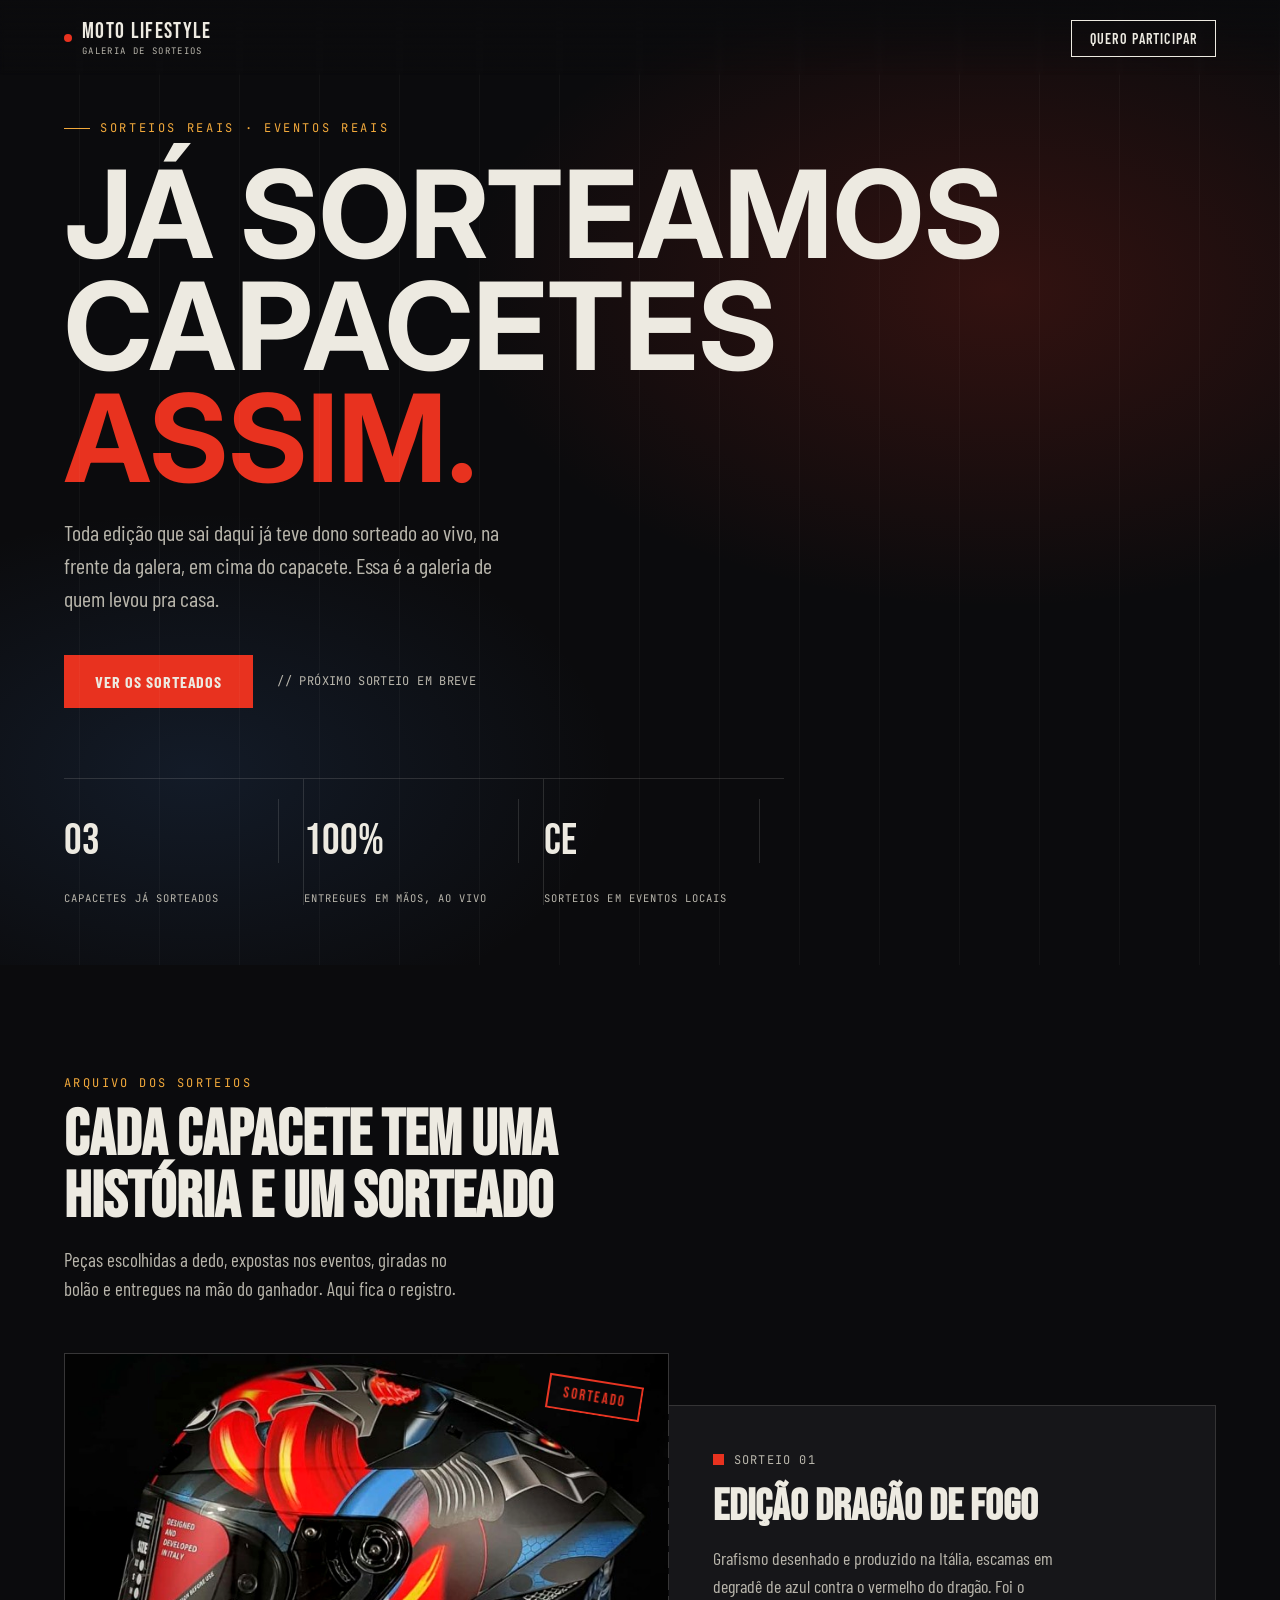
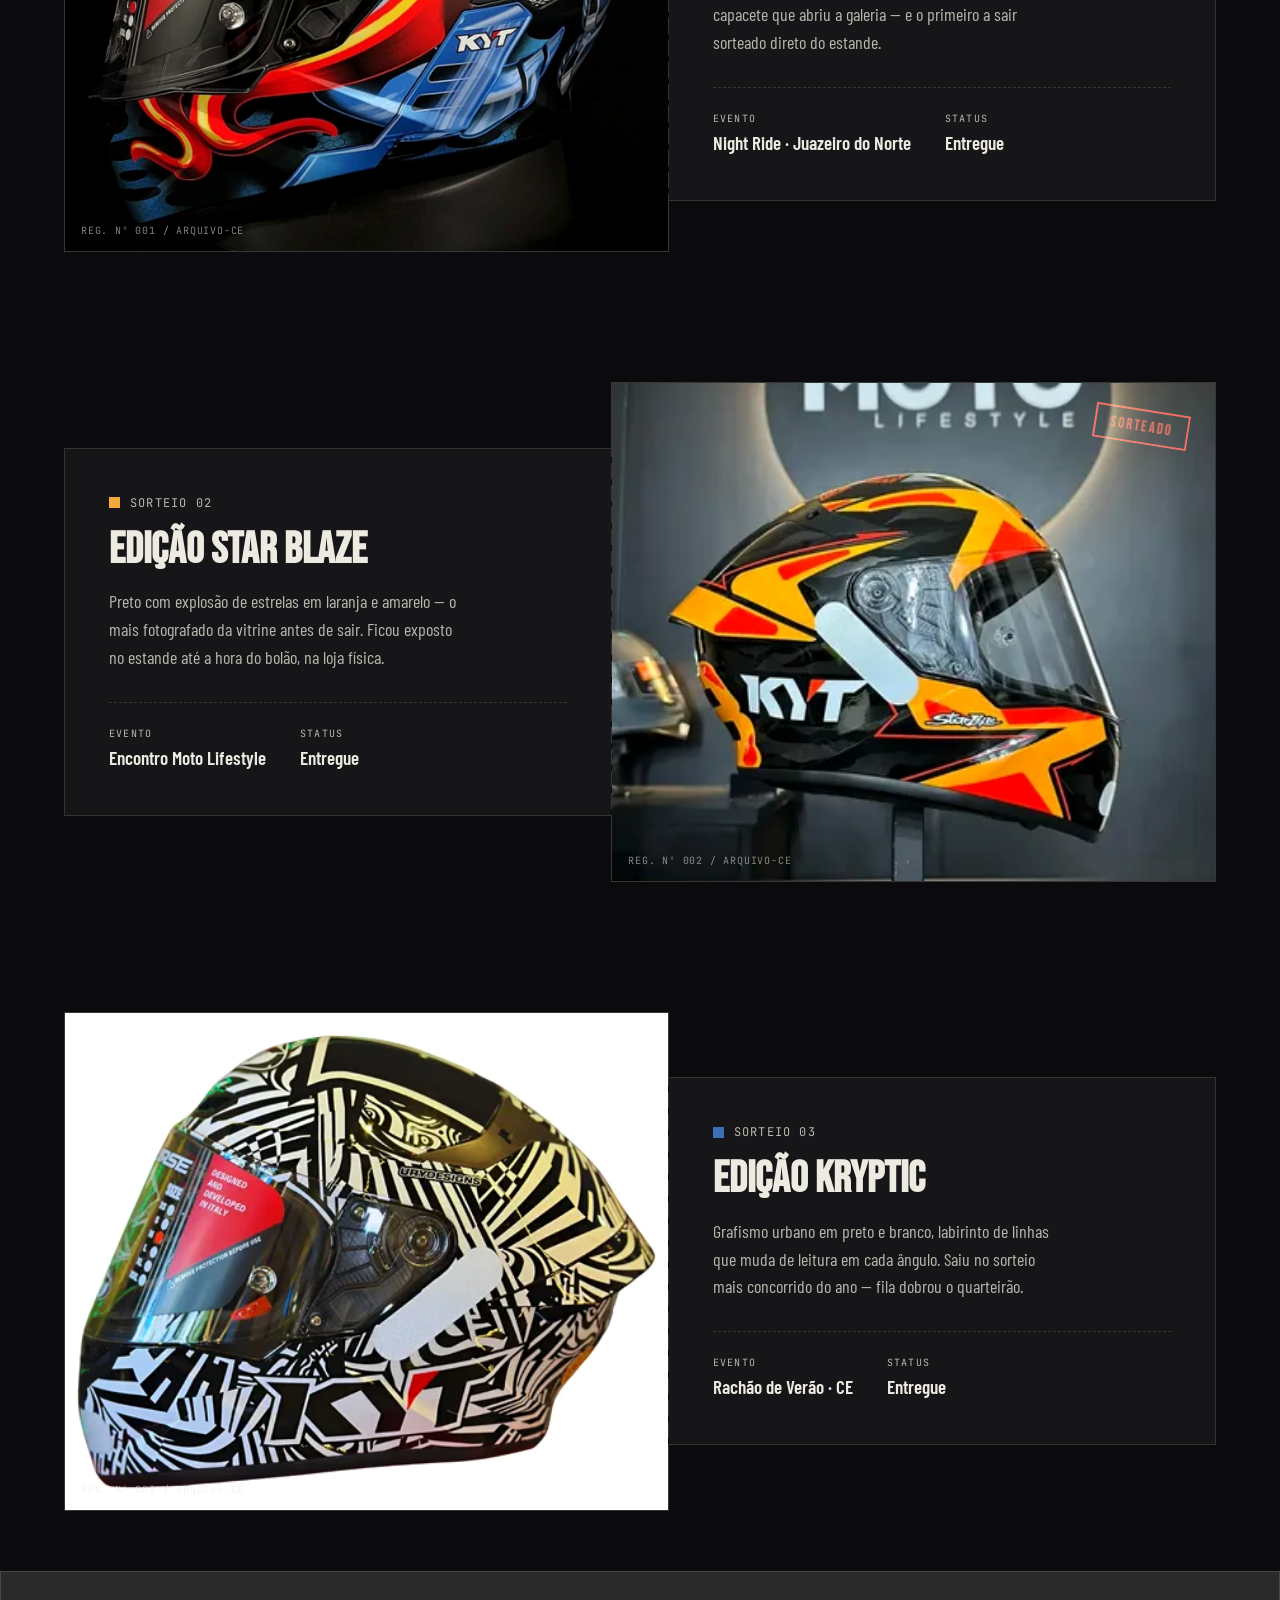
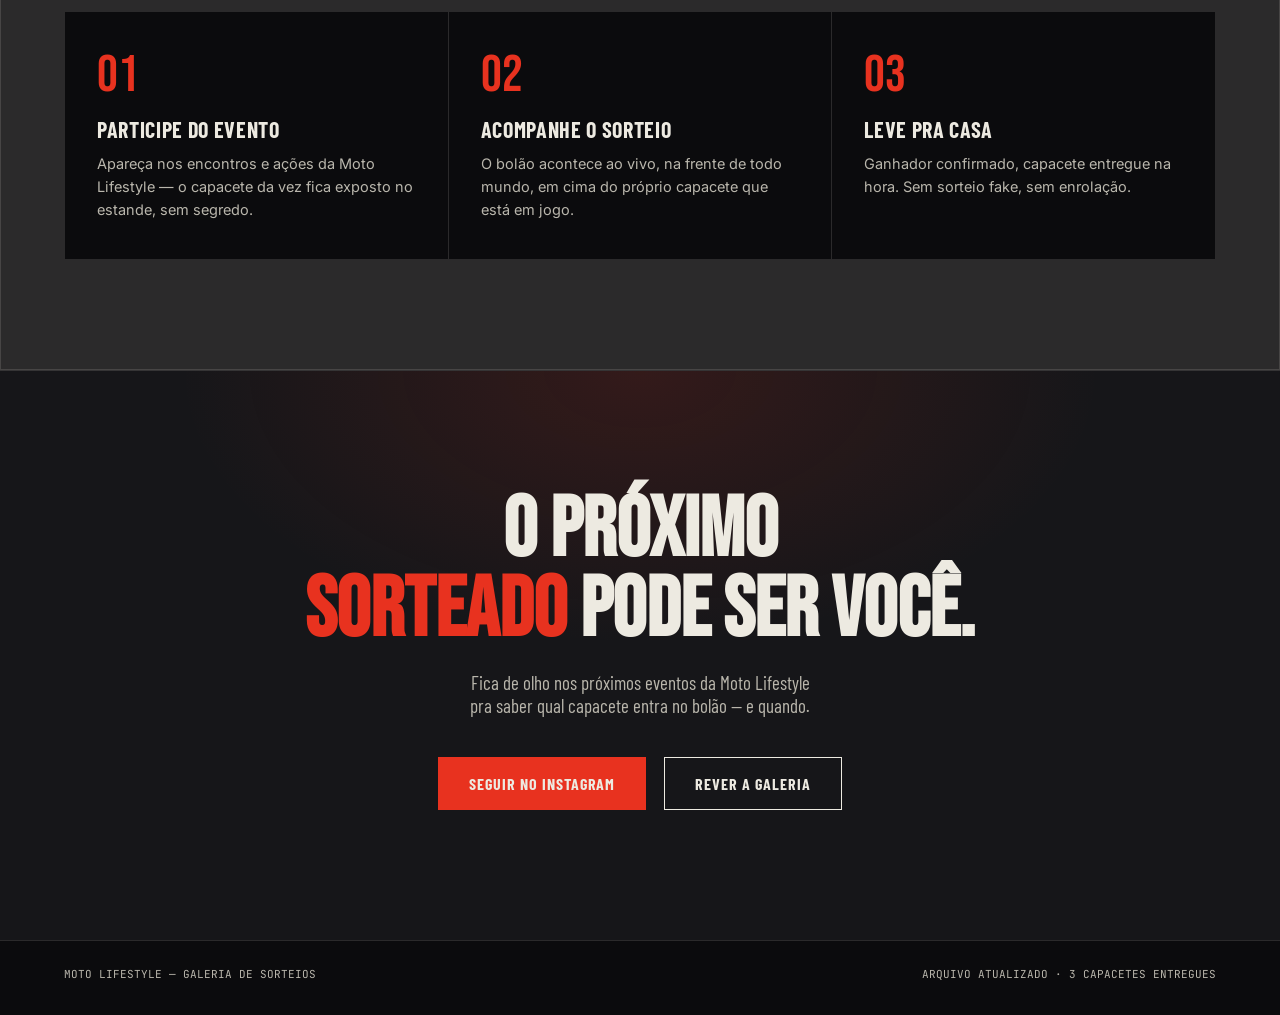
<file: index.html>
<!DOCTYPE html>
<html lang="pt-BR">
<head>
<meta charset="UTF-8">
<meta name="viewport" content="width=device-width, initial-scale=1.0">
<title>Galeria dos Sorteados — Moto Lifestyle</title>
<link rel="preconnect" href="https://fonts.googleapis.com">
<link rel="preconnect" href="https://fonts.gstatic.com" crossorigin>
<link href="https://fonts.googleapis.com/css2?family=Bebas+Neue&family=Barlow+Condensed:wght@400;500;600;700&family=Inter:wght@400;500;600&family=JetBrains+Mono:wght@400;500;700&display=swap" rel="stylesheet">
<link rel="stylesheet" href="css/style.css">
</head>
<body>

<header>
  <div class="brand">
    <span class="dot"></span>
    <div>
      MOTO LIFESTYLE
      <small>GALERIA DE SORTEIOS</small>
    </div>
  </div>
  <nav><a class="cta-nav" href="#foot">QUERO PARTICIPAR</a></nav>
</header>

<section class="hero">
  <div class="hero-eyebrow">Sorteios reais · eventos reais</div>
  <h1 class="hero-title">JÁ SORTEAMOS<br>CAPACETES<br><span class="accent">ASSIM.</span></h1>
  <p class="hero-sub">Toda edição que sai daqui já teve dono sorteado ao vivo, na frente da galera, em cima do capacete. Essa é a galeria de quem levou pra casa.</p>
  <div class="hero-actions">
    <a class="btn-primary" href="#galeria">VER OS SORTEADOS</a>
    <span class="hero-note">// PRÓXIMO SORTEIO EM BREVE</span>
  </div>

  <div class="stat-strip">
    <div>
      <div class="stat-num">03</div>
      <div class="stat-label">Capacetes já sorteados</div>
    </div>
    <div>
      <div class="stat-num">100%</div>
      <div class="stat-label">Entregues em mãos, ao vivo</div>
    </div>
    <div>
      <div class="stat-num">CE</div>
      <div class="stat-label">Sorteios em eventos locais</div>
    </div>
  </div>
</section>

<div class="section-head reveal" id="galeria">
  <div class="section-eyebrow">Arquivo dos sorteios</div>
  <h2 class="section-title">Cada capacete tem uma história e um sorteado</h2>
  <p class="section-desc">Peças escolhidas a dedo, expostas nos eventos, giradas no bolão e entregues na mão do ganhador. Aqui fica o registro.</p>
</div>

<div class="gallery">

  <div class="ticket-row reveal">
    <div class="helmet-frame">
      <img src="images/capacete-dragao-fogo.png" alt="Capacete grafismo dragão vermelho e azul, sorteado em evento Moto Lifestyle">
      <span class="stamp">SORTEADO</span>
      <span class="frame-code mono">REG. Nº 001 / ARQUIVO-CE</span>
    </div>
    <div class="ticket-info">
      <div class="ticket-index"><span class="swatch" style="background:var(--red)"></span>SORTEIO 01</div>
      <h3 class="helmet-name">Edição Dragão de Fogo</h3>
      <p class="helmet-desc">Grafismo desenhado e produzido na Itália, escamas em degradê de azul contra o vermelho do dragão. Foi o capacete que abriu a galeria — e o primeiro a sair sorteado direto do estande.</p>
      <div class="ticket-meta">
        <div><div class="k">Evento</div><div class="v">Night Ride · Juazeiro do Norte</div></div>
        <div><div class="k">Status</div><div class="v">Entregue</div></div>
      </div>
    </div>
  </div>

  <div class="ticket-row reverse reveal">
    <div class="helmet-frame">
      <img src="images/capacete-star-blaze.png" alt="Capacete preto e amarelo estrela sorteado no estande Moto Lifestyle">
      <span class="stamp">SORTEADO</span>
      <span class="frame-code mono">REG. Nº 002 / ARQUIVO-CE</span>
    </div>
    <div class="ticket-info">
      <div class="ticket-index"><span class="swatch" style="background:var(--amber)"></span>SORTEIO 02</div>
      <h3 class="helmet-name">Edição Star Blaze</h3>
      <p class="helmet-desc">Preto com explosão de estrelas em laranja e amarelo — o mais fotografado da vitrine antes de sair. Ficou exposto no estande até a hora do bolão, na loja física.</p>
      <div class="ticket-meta">
        <div><div class="k">Evento</div><div class="v">Encontro Moto Lifestyle</div></div>
        <div><div class="k">Status</div><div class="v">Entregue</div></div>
      </div>
    </div>
  </div>

  <div class="ticket-row reveal">
    <div class="helmet-frame">
      <img src="images/capacete-kryptic.png" alt="Capacete preto e branco grafismo urbano sorteado em evento Moto Lifestyle">
      <span class="stamp">SORTEADO</span>
      <span class="frame-code mono">REG. Nº 003 / ARQUIVO-CE</span>
    </div>
    <div class="ticket-info">
      <div class="ticket-index"><span class="swatch" style="background:var(--blue)"></span>SORTEIO 03</div>
      <h3 class="helmet-name">Edição Kryptic</h3>
      <p class="helmet-desc">Grafismo urbano em preto e branco, labirinto de linhas que muda de leitura em cada ângulo. Saiu no sorteio mais concorrido do ano — fila dobrou o quarteirão.</p>
      <div class="ticket-meta">
        <div><div class="k">Evento</div><div class="v">Rachão de Verão · CE</div></div>
        <div><div class="k">Status</div><div class="v">Entregue</div></div>
      </div>
    </div>
  </div>

</div>

<div class="steps reveal">
  <div class="step">
    <div class="num">01</div>
    <h3>Participe do evento</h3>
    <p>Apareça nos encontros e ações da Moto Lifestyle — o capacete da vez fica exposto no estande, sem segredo.</p>
  </div>
  <div class="step">
    <div class="num">02</div>
    <h3>Acompanhe o sorteio</h3>
    <p>O bolão acontece ao vivo, na frente de todo mundo, em cima do próprio capacete que está em jogo.</p>
  </div>
  <div class="step">
    <div class="num">03</div>
    <h3>Leve pra casa</h3>
    <p>Ganhador confirmado, capacete entregue na hora. Sem sorteio fake, sem enrolação.</p>
  </div>
</div>

<div class="foot-cta" id="foot">
  <h2>O PRÓXIMO<br><span>SORTEADO</span> PODE SER VOCÊ.</h2>
  <p class="sub">Fica de olho nos próximos eventos da Moto Lifestyle pra saber qual capacete entra no bolão — e quando.</p>
  <div class="foot-actions">
    <a class="btn-primary" href="https://www.instagram.com/saammuel_03?utm_source=ig_web_button_share_sheet&igsh=ZDNlZDc0MzIxNw==">SEGUIR NO INSTAGRAM</a>
    <a class="btn-outline" href="#galeria">REVER A GALERIA</a>
  </div>
</div>

<footer>
  <span>MOTO LIFESTYLE — GALERIA DE SORTEIOS</span>
  <span>ARQUIVO ATUALIZADO · 3 CAPACETES ENTREGUES</span>
</footer>

<script src="js/script.js"></script>

</body>
</html>
</file>
<file: css/style.css>
:root{
  --asphalt:#0B0B0D;
  --asphalt-2:#161619;
  --card:#18181B;
  --paper:#EDEAE1;
  --paper-dim:#B9B6AC;
  --red:#E8321F;
  --blue:#3D6FB4;
  --amber:#F2A93B;
  --line: rgba(237,234,225,0.14);
}
*{box-sizing:border-box; margin:0; padding:0;}
html{scroll-behavior:smooth;}
body{
  background:var(--asphalt);
  color:var(--paper);
  font-family:'Inter', sans-serif;
  overflow-x:hidden;
}
::selection{ background:var(--red); color:var(--paper); }

.display{ font-family:'Bebas Neue', sans-serif; letter-spacing:0.02em; }
.condensed{ font-family:'Barlow Condensed', sans-serif; }
.mono{ font-family:'JetBrains Mono', monospace; }

a{ color:inherit; text-decoration:none; }

/* ---------- NAV ---------- */
header{
  position:fixed; top:0; left:0; right:0; z-index:50;
  display:flex; align-items:center; justify-content:space-between;
  padding:18px 5vw;
  background:linear-gradient(to bottom, rgba(11,11,13,0.92), rgba(11,11,13,0));
  backdrop-filter:blur(2px);
}
.brand{
  display:flex; align-items:center; gap:10px;
  font-family:'Bebas Neue', sans-serif;
  font-size:22px; letter-spacing:0.06em;
}
.brand .dot{ width:8px; height:8px; border-radius:50%; background:var(--red); }
.brand small{
  display:block; font-family:'JetBrains Mono', monospace;
  font-size:9px; letter-spacing:0.15em; color:var(--paper-dim); font-weight:400;
}
nav .cta-nav{
  border:1px solid var(--paper); padding:9px 18px;
  font-family:'Barlow Condensed', sans-serif; font-weight:600;
  font-size:14px; letter-spacing:0.08em; text-transform:uppercase;
  transition:all .25s ease;
}
nav .cta-nav:hover{ background:var(--paper); color:var(--asphalt); }

/* ---------- HERO ---------- */
.hero{
  position:relative;
  min-height:100vh;
  display:flex; flex-direction:column; justify-content:center;
  padding:120px 5vw 60px;
  background:
    radial-gradient(ellipse 70% 55% at 78% 30%, rgba(232,50,31,0.18), transparent 60%),
    radial-gradient(ellipse 55% 45% at 15% 80%, rgba(61,111,180,0.16), transparent 60%),
    var(--asphalt);
  overflow:hidden;
}
.hero::before{
  content:"";
  position:absolute; inset:0;
  background-image: repeating-linear-gradient(90deg, transparent, transparent 79px, rgba(237,234,225,0.035) 79px, rgba(237,234,225,0.035) 80px);
  pointer-events:none;
}
.hero-eyebrow{
  font-family:'JetBrains Mono', monospace;
  font-size:12px; letter-spacing:0.22em; color:var(--amber);
  text-transform:uppercase; margin-bottom:22px;
  display:flex; align-items:center; gap:10px;
}
.hero-eyebrow::before{ content:""; width:26px; height:1px; background:var(--amber); display:inline-block; }
h1.hero-title{
  font-size:clamp(52px, 9.5vw, 128px);
  line-height:0.92;
  text-transform:uppercase;
  max-width:16ch;
}
h1.hero-title .accent{ color:var(--red); }
.hero-sub{
  font-family:'Barlow Condensed', sans-serif;
  font-size:clamp(17px, 2vw, 22px);
  color:var(--paper-dim);
  max-width:46ch;
  margin-top:22px;
  font-weight:400;
  line-height:1.5;
}
.hero-actions{
  display:flex; align-items:center; gap:24px; flex-wrap:wrap;
  margin-top:40px;
}
.btn-primary{
  background:var(--red); color:var(--paper);
  padding:16px 30px;
  font-family:'Barlow Condensed', sans-serif; font-weight:700;
  font-size:16px; letter-spacing:0.06em; text-transform:uppercase;
  border:1px solid var(--red);
  transition:transform .2s ease, background .2s ease;
  display:inline-block;
}
.btn-primary:hover{ background:transparent; color:var(--red); transform:translateY(-2px); }
.hero-note{
  font-family:'JetBrains Mono', monospace;
  font-size:12px; color:var(--paper-dim); letter-spacing:0.03em;
}

/* stat strip */
.stat-strip{
  margin-top:70px;
  display:grid; grid-template-columns:repeat(3,1fr);
  border-top:1px solid var(--line);
  max-width:720px;
}
.stat-strip div{
  padding:20px 24px 0 0;
  border-right:1px solid var(--line);
}
.stat-strip div:last-child{ border-right:none; }
.stat-num{ font-family:'Bebas Neue', sans-serif; font-size:44px; color:var(--paper); line-height:1; }
.stat-label{ font-family:'JetBrains Mono', monospace; font-size:10.5px; letter-spacing:0.1em; color:var(--paper-dim); text-transform:uppercase; margin-top:8px; }

/* ---------- SECTION HEADS ---------- */
.section-head{
  padding:110px 5vw 50px;
}
.section-eyebrow{
  font-family:'JetBrains Mono', monospace; font-size:12px; letter-spacing:0.2em;
  color:var(--amber); text-transform:uppercase; margin-bottom:14px;
}
.section-title{
  font-family:'Bebas Neue', sans-serif;
  font-size:clamp(38px, 5.5vw, 64px);
  text-transform:uppercase;
  line-height:0.98;
  max-width:22ch;
}
.section-desc{
  font-family:'Barlow Condensed', sans-serif;
  color:var(--paper-dim);
  font-size:19px;
  max-width:52ch;
  margin-top:16px;
  line-height:1.5;
}

/* ---------- GALLERY ---------- */
.gallery{ padding:0 5vw 60px; display:flex; flex-direction:column; gap:130px; }
.ticket-row{
  display:grid;
  grid-template-columns: 1.05fr 0.95fr;
  gap:0;
  align-items:center;
}
.ticket-row.reverse{ direction:rtl; }
.ticket-row.reverse > *{ direction:ltr; }

.helmet-frame{
  position:relative;
  background:var(--card);
  border:1px solid var(--line);
}
.helmet-frame img{
  width:100%; display:block;
  filter:saturate(1.05) contrast(1.03);
  aspect-ratio: 4/3.3;
  object-fit:cover;
}
.stamp{
  position:absolute; top:26px; right:26px;
  font-family:'Bebas Neue', sans-serif;
  font-size:15px; letter-spacing:0.14em;
  color:var(--red);
  border:2.5px solid var(--red);
  padding:6px 14px;
  transform:rotate(9deg);
  background:rgba(11,11,13,0.35);
  backdrop-filter:blur(1px);
  mix-blend-mode:screen;
}
.frame-code{
  position:absolute; bottom:14px; left:16px;
  font-family:'JetBrains Mono', monospace; font-size:10px;
  color:rgba(237,234,225,0.55); letter-spacing:0.08em;
}

.ticket-info{
  background:var(--asphalt-2);
  border:1px solid var(--line);
  border-left:none;
  padding:46px 44px;
  position:relative;
}
.ticket-row.reverse .ticket-info{ border-left:1px solid var(--line); border-right:none; }

/* perforation edge */
.ticket-info::before{
  content:"";
  position:absolute; top:0; bottom:0; left:-1px;
  width:1px;
  background-image: radial-gradient(circle, var(--asphalt) 3px, transparent 3.5px);
  background-size:1px 22px;
  background-repeat:repeat-y;
}
.ticket-row.reverse .ticket-info::before{ left:auto; right:-1px; }

.ticket-index{
  font-family:'JetBrains Mono', monospace; font-size:12px;
  color:var(--paper-dim); letter-spacing:0.1em; margin-bottom:18px;
  display:flex; align-items:center; gap:10px;
}
.ticket-index .swatch{ width:11px; height:11px; display:inline-block; }
.helmet-name{
  font-family:'Bebas Neue', sans-serif;
  font-size:clamp(32px, 3.4vw, 46px);
  line-height:1; text-transform:uppercase;
  margin-bottom:16px;
}
.helmet-desc{
  font-family:'Barlow Condensed', sans-serif;
  font-size:18px; color:var(--paper-dim); line-height:1.55;
  max-width:44ch; font-weight:400;
}
.ticket-meta{
  display:flex; gap:34px; margin-top:30px;
  padding-top:24px; border-top:1px dashed var(--line);
  flex-wrap:wrap;
}
.ticket-meta div .k{ font-family:'JetBrains Mono', monospace; font-size:10px; letter-spacing:0.12em; color:var(--paper-dim); text-transform:uppercase; margin-bottom:6px; }
.ticket-meta div .v{ font-family:'Barlow Condensed', sans-serif; font-size:19px; font-weight:600; }

/* ---------- HOW IT WORKS ---------- */
.steps{
  padding:40px 5vw 110px;
  display:grid; grid-template-columns:repeat(3,1fr); gap:1px;
  background:var(--line);
  border:1px solid var(--line);
}
.step{ background:var(--asphalt); padding:38px 32px; }
.step .num{ font-family:'Bebas Neue', sans-serif; font-size:52px; color:var(--red); line-height:1; }
.step h3{ font-family:'Barlow Condensed', sans-serif; font-size:22px; text-transform:uppercase; letter-spacing:0.03em; margin:14px 0 10px; font-weight:700;}
.step p{ font-family:'Inter',sans-serif; font-size:14.5px; color:var(--paper-dim); line-height:1.6; }

/* ---------- FOOTER CTA ---------- */
.foot-cta{
  padding:120px 5vw 70px;
  background:
    radial-gradient(ellipse 60% 80% at 50% 0%, rgba(232,50,31,0.14), transparent 60%),
    var(--asphalt-2);
  text-align:center;
  border-top:1px solid var(--line);
}
.foot-cta h2{
  font-family:'Bebas Neue', sans-serif;
  font-size:clamp(40px, 7vw, 84px);
  text-transform:uppercase; line-height:0.95;
}
.foot-cta h2 span{ color:var(--red); }
.foot-cta p.sub{
  font-family:'Barlow Condensed', sans-serif;
  color:var(--paper-dim); font-size:19px; max-width:44ch; margin:20px auto 40px;
}
.foot-actions{ display:flex; gap:18px; justify-content:center; flex-wrap:wrap; margin-bottom:60px; }
.btn-outline{
  border:1px solid var(--paper); padding:16px 30px;
  font-family:'Barlow Condensed', sans-serif; font-weight:700;
  font-size:16px; letter-spacing:0.06em; text-transform:uppercase;
  transition:all .2s ease;
}
.btn-outline:hover{ background:var(--paper); color:var(--asphalt); }

footer{
  padding:26px 5vw 34px;
  display:flex; justify-content:space-between; align-items:center;
  border-top:1px solid var(--line);
  font-family:'JetBrains Mono', monospace; font-size:11px; color:var(--paper-dim);
  flex-wrap:wrap; gap:12px;
}

/* reveal animation */
.reveal{ opacity:0; transform:translateY(26px); transition:opacity .7s ease, transform .7s ease; }
.reveal.in{ opacity:1; transform:translateY(0); }

@media (max-width:860px){
  .ticket-row, .ticket-row.reverse{ grid-template-columns:1fr; direction:ltr; }
  .ticket-info{ border-left:1px solid var(--line); border-right:1px solid var(--line); border-top:none; }
  .ticket-info::before{ display:none; }
  .stat-strip{ grid-template-columns:1fr; max-width:100%; }
  .stat-strip div{ border-right:none; border-bottom:1px solid var(--line); padding:16px 0; }
  .steps{ grid-template-columns:1fr; }
}

@media (prefers-reduced-motion: reduce){
  .reveal{ opacity:1; transform:none; transition:none; }
  html{ scroll-behavior:auto; }
}
</file>
